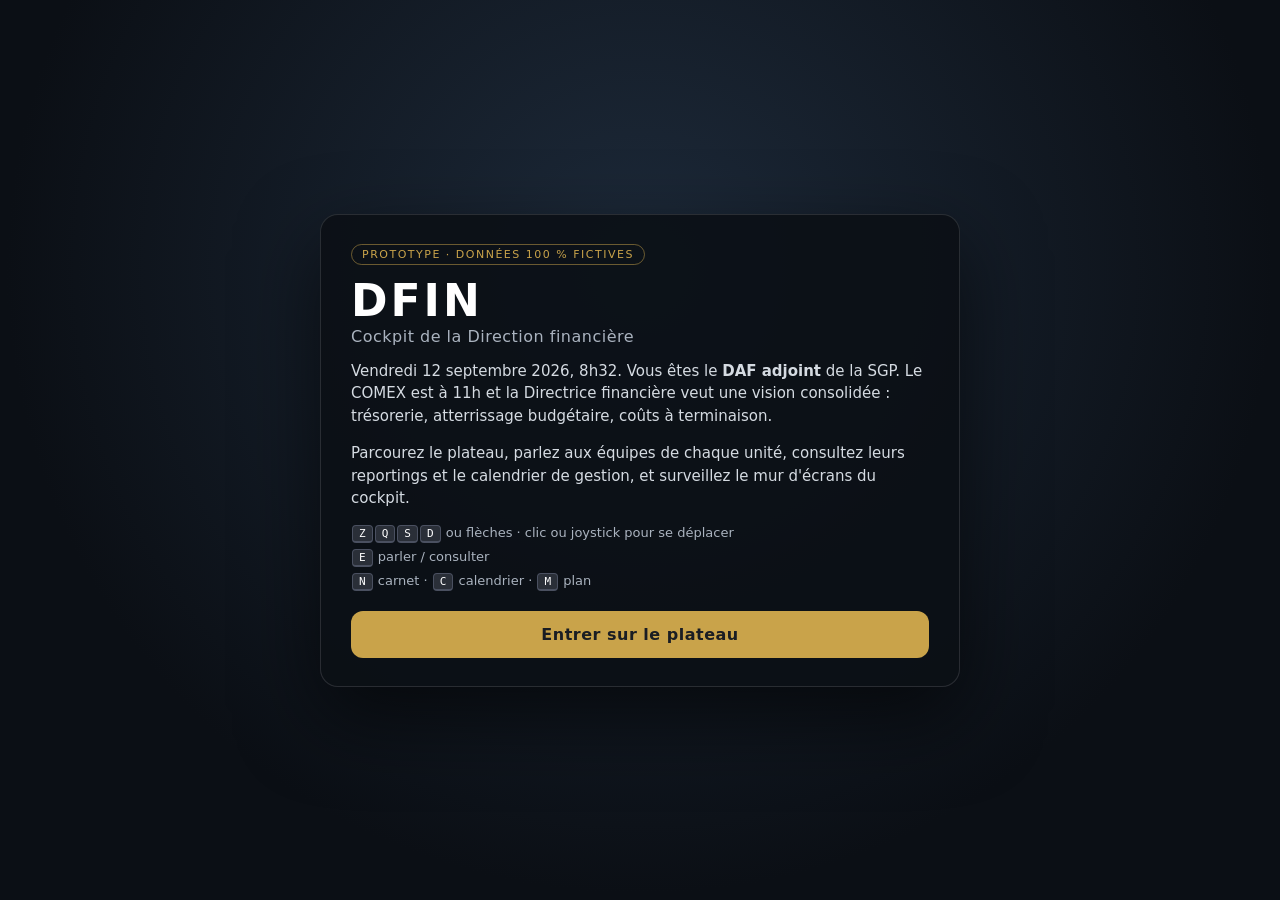
<file: dfin/index.html>
<!DOCTYPE html>
<html lang="fr">
<head>
  <meta charset="utf-8">
  <meta name="viewport" content="width=device-width, initial-scale=1, maximum-scale=1, user-scalable=no, viewport-fit=cover">
  <meta name="theme-color" content="#1a1d23">
  <title>DFIN — Cockpit de la Direction financière (SGP) · prototype 2D</title>
  <link rel="icon" href="data:image/svg+xml,%3Csvg xmlns='http://www.w3.org/2000/svg' viewBox='0 0 32 32'%3E%3Crect width='32' height='32' rx='6' fill='%230b1420'/%3E%3Crect x='5' y='7' width='22' height='14' rx='2' fill='%234fb3d9'/%3E%3Crect x='12' y='23' width='8' height='3' fill='%23c9a34a'/%3E%3C/svg%3E">
  <link rel="stylesheet" href="css/style.css">
</head>
<body>
  <canvas id="game"></canvas>

  <div id="hud">
    <div id="topbar">
      <div class="brand"><span class="logo">SGP</span><span class="sub">Direction financière · Plateau F</span></div>
      <div class="clockbox"><span class="date">ven. 12 sept. 2026</span><span id="clock">08:32</span></div>
      <div class="tb-btns">
        <button id="btn-notebook" title="Carnet (N)">📓</button>
        <button id="btn-calendar" title="Calendrier de gestion (C)">📅</button>
        <button id="btn-plan" title="Plan du plateau (M)">🗺️</button>
        <button id="btn-help" title="Aide (H)">❓</button>
        <button id="btn-sound" title="Son">🔊</button>
      </div>
    </div>
    <div id="tracker"></div>
    <canvas id="minimap" width="156" height="102"></canvas>
    <div id="prompt" class="hidden"></div>
    <div id="toasts"></div>
    <div id="touchpad" class="hidden">
      <div class="joy"><div class="joy-ring"></div><div class="joy-knob"></div></div>
      <button class="act" data-act="1">E</button>
    </div>
  </div>

  <div id="dialog" class="hidden">
    <canvas id="portrait" width="96" height="112"></canvas>
    <div class="dlg-main">
      <div class="dlg-head"><span id="dlg-name"></span><span id="dlg-unit" class="chip"></span><span id="dlg-mood" class="mood"></span></div>
      <div id="dlg-role"></div>
      <div id="dlg-text"></div>
      <div id="dlg-options"></div>
    </div>
  </div>

  <div id="panel" class="hidden">
    <div class="panel-inner">
      <div class="panel-head"><h2 id="panel-title"></h2><button id="btn-close-panel" title="Fermer (Échap)">✕</button></div>
      <div id="panel-body"></div>
    </div>
  </div>

  <div id="intro" class="hidden">
    <div class="intro-card">
      <div class="intro-tag">Prototype · données 100 % fictives</div>
      <h1>DFIN<span>Cockpit de la Direction financière</span></h1>
      <p>Vendredi 12 septembre 2026, 8h32. Vous êtes le <b>DAF adjoint</b> de la SGP. Le COMEX est à 11h et la Directrice financière veut une vision consolidée : trésorerie, atterrissage budgétaire, coûts à terminaison.</p>
      <p>Parcourez le plateau, parlez aux équipes de chaque unité, consultez leurs reportings et le calendrier de gestion, et surveillez le mur d'écrans du cockpit.</p>
      <div class="keys"><span><kbd>Z</kbd><kbd>Q</kbd><kbd>S</kbd><kbd>D</kbd> ou flèches · clic ou joystick pour se déplacer</span><span><kbd>E</kbd> parler / consulter</span><span><kbd>N</kbd> carnet · <kbd>C</kbd> calendrier · <kbd>M</kbd> plan</span></div>
      <button id="btn-start">Entrer sur le plateau</button>
    </div>
  </div>

  <script src="src/data.js"></script>
  <script src="src/map.js"></script>
  <script src="src/art.js"></script>
  <script src="src/world.js"></script>
  <script src="src/render.js"></script>
  <script src="src/audio.js"></script>
  <script src="src/ui.js"></script>
  <script src="src/main.js"></script>
</body>
</html>
</file>
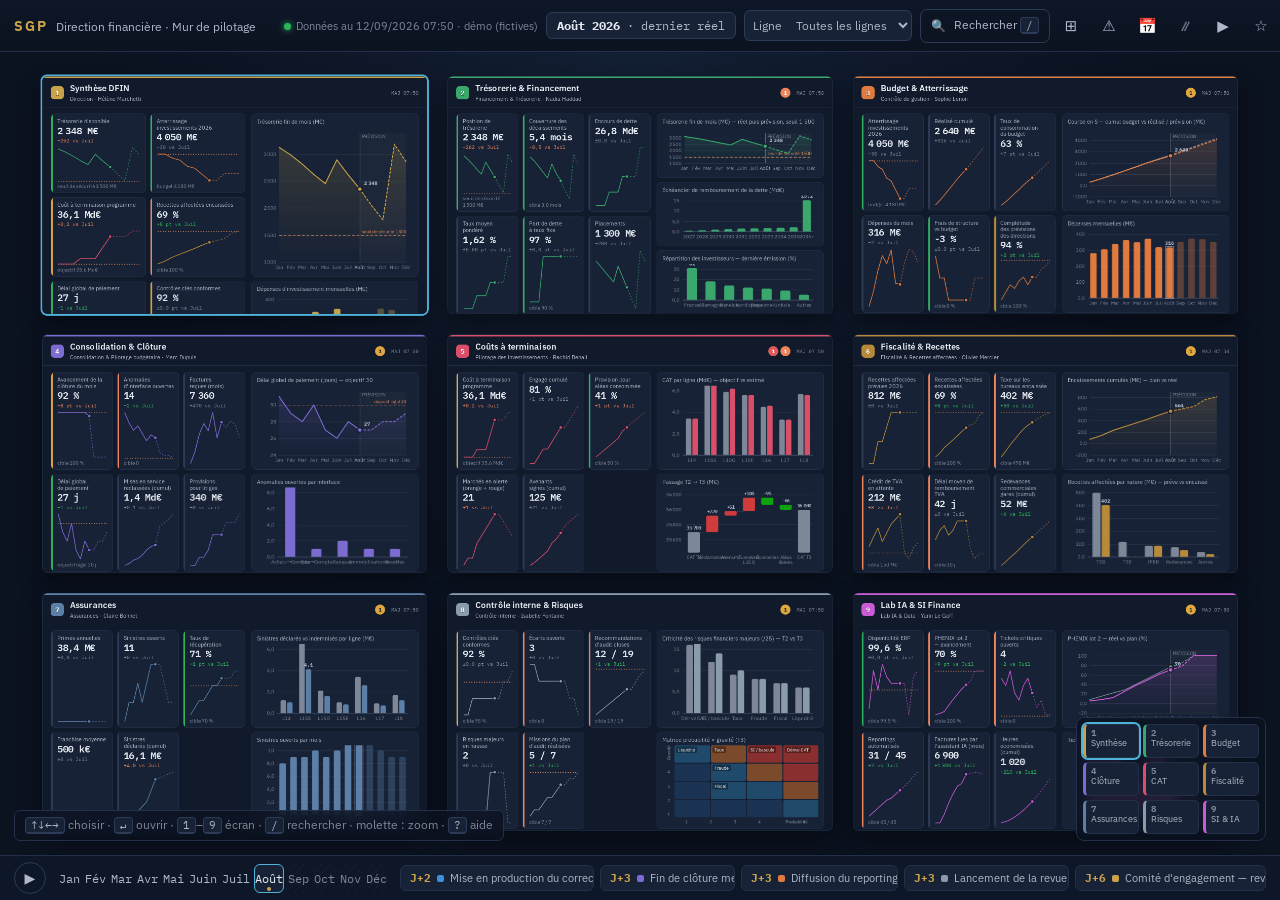
<file: dfin/wall/index.html>
<!DOCTYPE html>
<html lang="fr">
<head>
  <meta charset="utf-8">
  <meta name="viewport" content="width=device-width, initial-scale=1, viewport-fit=cover">
  <meta name="theme-color" content="#0b1220">
  <title>Mur de pilotage — Direction financière</title>
  <link rel="icon" href="data:image/svg+xml,%3Csvg xmlns='http://www.w3.org/2000/svg' viewBox='0 0 32 32'%3E%3Crect width='32' height='32' rx='6' fill='%230b1220'/%3E%3Crect x='4' y='6' width='11' height='8' rx='1.5' fill='%234fb3d9'/%3E%3Crect x='17' y='6' width='11' height='8' rx='1.5' fill='%233aa76d'/%3E%3Crect x='4' y='17' width='11' height='8' rx='1.5' fill='%23e07a3f'/%3E%3Crect x='17' y='17' width='11' height='8' rx='1.5' fill='%23c9a34a'/%3E%3C/svg%3E">
  <link rel="preconnect" href="https://fonts.googleapis.com">
  <link href="https://fonts.googleapis.com/css2?family=IBM+Plex+Sans:wght@400;500;600&family=IBM+Plex+Mono:wght@400;600&display=swap" rel="stylesheet">
  <link rel="stylesheet" href="wall.css">
</head>
<body data-view="wall">
  <header id="top">
    <div class="brand"><b>SGP</b><span>Direction financière · Mur de pilotage</span></div>
    <nav id="crumbs" aria-label="Fil d'Ariane"></nav>
    <div class="ctx">
      <span class="fresh"><i></i>Données au 12/09/2026 07:50 · démo (fictives)</span>
      <button id="asof-chip" type="button" title="Date de référence (afficher / masquer la ligne de temps)"></button>
      <label id="line-chip" title="Filtrer tout le mur par ligne (L)">Ligne <select id="line-sel" aria-label="Filtre par ligne"></select></label>
      <div class="tools">
        <button id="btn-search" type="button" title="Rechercher (/ ou Ctrl+K)">🔍 <span>Rechercher <kbd>/</kbd></span></button>
        <button id="btn-wall" type="button" title="Vue mur (W)">⊞</button>
        <button id="btn-alerts" type="button" title="Alertes (A)">⚠</button>
        <button id="btn-cal" type="button" title="Calendrier de gestion (C)">📅</button>
        <button id="btn-compare" type="button" title="Comparer deux écrans (X)">⫽</button>
        <button id="btn-present" type="button" title="Mode présentation COMEX (P)">▶</button>
        <button id="btn-save" type="button" title="Enregistrer la vue (B)">☆</button>
        <button id="btn-full" type="button" title="Plein écran (F)">⛶</button>
        <button id="btn-help" type="button" title="Aide clavier (?)">?</button>
      </div>
      <span id="clock"></span>
    </div>
  </header>

  <main id="viewport">
    <div id="stage"><div id="wall"></div></div>
    <div id="minimap" aria-label="Plan du mur"></div>
    <div id="hint"></div>
  </main>

  <aside id="inspector" class="hidden" aria-label="Détail de l'indicateur"></aside>

  <aside id="drawer" class="hidden">
    <div class="dr-head"><button type="button" class="tab" data-tab="alerts">Alertes</button><button type="button" class="tab" data-tab="calendar">Calendrier de gestion</button><button id="drawer-close" type="button" title="Fermer">✕</button></div>
    <div id="drawer-body"></div>
  </aside>

  <footer id="timeline">
    <button id="play" type="button" title="Rejouer l'année (Espace)">▶</button>
    <div id="months" role="tablist" aria-label="Date de référence"></div>
    <div id="upcoming" aria-label="Prochaines échéances"></div>
  </footer>

  <div id="palette" class="hidden">
    <div class="pal" role="dialog" aria-label="Recherche et commandes">
      <input id="pal-input" type="search" placeholder="Rechercher un indicateur, un écran, une alerte, une échéance, une ligne… ou une action" autocomplete="off">
      <ul id="pal-list"></ul>
      <div class="pal-foot"><span><kbd>↑↓</kbd> naviguer</span><span><kbd>↵</kbd> ouvrir</span><span><kbd>Échap</kbd> fermer</span></div>
    </div>
  </div>

  <div id="compare" class="hidden">
    <div class="cmp-head"><span>Comparer</span><select id="cmp-a"></select><span>avec</span><select id="cmp-b"></select><button id="cmp-close" type="button" title="Fermer (Échap)">✕</button></div>
    <div class="panes"><div class="pane" id="pane-a"></div><div class="pane" id="pane-b"></div></div>
  </div>

  <div id="present" class="hidden">
    <div class="pr-row"><button id="pr-prev" type="button" title="Précédent">‹</button><div id="pr-note"></div><button id="pr-next" type="button" title="Suivant">›</button><button id="pr-stop" type="button" title="Quitter (Échap)">✕</button></div>
    <div class="pr-track"><div id="pr-bar"></div></div>
  </div>

  <div id="help" class="hidden">
    <div class="help-card">
      <h2>Navigation du mur</h2>
      <p>Trois niveaux : le <b>mur</b> (neuf écrans), un <b>écran</b> (une unité), un <b>indicateur</b> (détail, ventilation par ligne, lecture, alertes, échéances). La date de référence et le filtre par ligne s'appliquent à tout le mur et sont conservés dans le lien.</p>
      <div class="help-grid">
        <div><span>Rechercher / commandes</span><span><kbd>/</kbd> <kbd>Ctrl</kbd>+<kbd>K</kbd></span></div><div><span>Vue mur</span><span><kbd>W</kbd> <kbd>0</kbd> <kbd>Échap</kbd></span></div>
        <div><span>Ouvrir l'écran n</span><span><kbd>1</kbd>–<kbd>9</kbd></span></div><div><span>Choisir / ouvrir</span><span><kbd>↑↓←→</kbd> <kbd>↵</kbd></span></div>
        <div><span>Écran précédent / suivant</span><span><kbd>⇧←</kbd> <kbd>⇧→</kbd></span></div><div><span>Indicateur précédent / suivant</span><span><kbd>←</kbd> <kbd>→</kbd></span></div>
        <div><span>Mois précédent / suivant</span><span><kbd>,</kbd> <kbd>.</kbd></span></div><div><span>Rejouer l'année</span><span><kbd>Espace</kbd></span></div>
        <div><span>Filtre ligne (cycle)</span><span><kbd>L</kbd></span></div><div><span>Alertes · Calendrier</span><span><kbd>A</kbd> <kbd>C</kbd></span></div>
        <div><span>Présentation COMEX · Rotation</span><span><kbd>P</kbd> <kbd>R</kbd></span></div><div><span>Comparer deux écrans</span><span><kbd>X</kbd></span></div>
        <div><span>Enregistrer la vue</span><span><kbd>B</kbd></span></div><div><span>Plein écran</span><span><kbd>F</kbd></span></div>
        <div><span>Zoom libre</span><span>molette · pincer · glisser</span></div><div><span>Réinitialiser le zoom</span><span>double-clic · <kbd>Échap</kbd></span></div>
      </div>
      <button id="help-close" type="button">Fermer</button>
    </div>
  </div>

  <div id="toast" role="status"></div>

  <script src="data.js"></script>
  <script src="charts.js"></script>
  <script src="app.js"></script>
</body>
</html>
</file>
<file: dfin/css/style.css>
:root { --bg: #1a1d23; --panel: #f4f1ea; --ink: #1f232b; --muted: #6b7280; --gold: #c9a34a; --blue: #4fb3d9; --ok: #3aa76d; --warn: #e0a63f; --bad: #d94f6a; --accent: #4fb3d9; }
* { box-sizing: border-box; }
html, body { margin: 0; height: 100%; background: var(--bg); color: #f2f5f8; font-family: "Segoe UI", system-ui, -apple-system, Roboto, sans-serif; overflow: hidden; overscroll-behavior: none; }
body, #hud, #dialog, #game, #touchpad, #intro { -webkit-user-select: none; user-select: none; -webkit-touch-callout: none; -webkit-tap-highlight-color: transparent; }
#panel-body, #dlg-text { -webkit-user-select: text; user-select: text; }
#game { position: fixed; inset: 0; width: 100vw; height: 100vh; display: block; image-rendering: pixelated; touch-action: none; cursor: crosshair; }
.hidden { display: none !important; }
button { font: inherit; cursor: pointer; }
kbd { display: inline-block; padding: 1px 6px; border-radius: 4px; background: #2a2f38; color: #fff; border: 1px solid #4a5060; border-bottom-width: 2px; font-size: .85em; margin: 0 1px; }
.chip { display: inline-block; padding: 2px 8px; border-radius: 999px; font-size: 11px; font-weight: 700; color: #fff; letter-spacing: .3px; text-shadow: 0 1px 0 rgba(0,0,0,.3); vertical-align: middle; }
.muted { color: var(--muted); } .small { font-size: 12px; }

/* ---------- HUD ---------- */
#hud { position: fixed; inset: 0; pointer-events: none; }
#hud button { pointer-events: auto; }
#topbar { position: absolute; top: 0; left: 0; right: 0; height: 48px; display: flex; align-items: center; gap: 16px; padding: 0 12px; background: linear-gradient(180deg, rgba(10,14,20,.92), rgba(10,14,20,.6)); border-bottom: 1px solid rgba(255,255,255,.08); }
.brand { display: flex; align-items: baseline; gap: 10px; }
.logo { font-weight: 900; letter-spacing: 2px; color: var(--gold); font-size: 18px; }
.sub { font-size: 12px; color: #aab3bf; }
.clockbox { margin-left: auto; display: flex; align-items: baseline; gap: 10px; font-variant-numeric: tabular-nums; }
.clockbox .date { font-size: 12px; color: #aab3bf; }
#clock { font-family: "Courier New", monospace; font-weight: 700; font-size: 22px; color: #fff; }
.tb-btns { display: flex; gap: 6px; }
.tb-btns button { width: 34px; height: 34px; border-radius: 8px; border: 1px solid rgba(255,255,255,.15); background: rgba(255,255,255,.06); color: #fff; font-size: 16px; }
.tb-btns button:hover { background: rgba(255,255,255,.14); }
#tracker { position: absolute; top: 58px; left: 12px; width: 280px; background: rgba(10,14,20,.78); border: 1px solid rgba(255,255,255,.1); border-left: 3px solid var(--gold); border-radius: 8px; padding: 8px 10px; font-size: 12px; backdrop-filter: blur(4px); }
.tr-title { font-weight: 700; color: var(--gold); font-size: 13px; margin-bottom: 4px; }
.tr-dl { float: right; font-weight: 400; color: #aab3bf; }
.tr-sub { color: #d5dbe2; }
.tr-item { color: #d5dbe2; padding: 1px 0; } .tr-item.done { color: #6fd07a; text-decoration: line-through; opacity: .8; } .tr-item.ret { color: var(--blue); font-weight: 700; }
.tr-who { color: #8a93a0; }
#minimap { position: absolute; top: 58px; right: 12px; width: 156px; height: 102px; border: 1px solid rgba(255,255,255,.15); border-radius: 6px; background: #262a32; image-rendering: pixelated; }
#prompt { position: absolute; left: 50%; bottom: 96px; transform: translateX(-50%); background: rgba(10,14,20,.85); color: #ffe9a8; border: 1px solid rgba(255,233,168,.35); padding: 8px 16px; border-radius: 999px; font-size: 14px; font-weight: 600; white-space: nowrap; animation: pop .15s ease-out; }
@keyframes pop { from { transform: translateX(-50%) scale(.9); opacity: 0; } }
#toasts { position: absolute; right: 12px; top: 172px; width: 320px; display: flex; flex-direction: column; gap: 8px; }
.toast { background: rgba(10,14,20,.9); border: 1px solid rgba(255,255,255,.12); border-left: 4px solid var(--blue); color: #e8ecf0; padding: 10px 12px; border-radius: 8px; font-size: 13px; line-height: 1.35; opacity: 0; transform: translateX(20px); transition: all .35s ease; }
.toast.show { opacity: 1; transform: none; }
.toast.gold { border-left-color: var(--gold); } .toast.ok { border-left-color: var(--ok); } .toast.bad { border-left-color: var(--bad); }
#touchpad { position: absolute; left: 0; right: 0; bottom: 0; height: 190px; display: flex; justify-content: space-between; align-items: flex-end; padding: 12px 22px calc(18px + env(safe-area-inset-bottom)); touch-action: none; }
.joy { pointer-events: auto; position: relative; width: 120px; height: 120px; border-radius: 50%; background: rgba(10,14,20,.45); border: 1px solid rgba(255,255,255,.22); touch-action: none; backdrop-filter: blur(3px); }
.joy.on { background: rgba(10,14,20,.6); border-color: rgba(255,233,168,.6); }
.joy-ring { position: absolute; inset: 22px; border-radius: 50%; border: 1px dashed rgba(255,255,255,.25); }
.joy-knob { position: absolute; left: 50%; top: 50%; width: 52px; height: 52px; margin: -26px 0 0 -26px; border-radius: 50%; background: radial-gradient(circle at 35% 30%, #ffe9a8, #c9a34a 70%); box-shadow: 0 4px 12px rgba(0,0,0,.5); will-change: transform; }
#touchpad .act { pointer-events: auto; width: 78px; height: 78px; border-radius: 50%; border: 1px solid rgba(255,255,255,.25); background: rgba(201,163,74,.88); color: #1a1d23; font-weight: 900; font-size: 26px; touch-action: none; box-shadow: 0 6px 16px rgba(0,0,0,.45); }
#touchpad .act:active { transform: scale(.94); }
.amb { color: #7a5a3a; margin-top: 4px; }

/* ---------- Dialogue ---------- */
#dialog { position: fixed; left: 50%; bottom: 18px; transform: translateX(-50%); width: min(860px, calc(100vw - 24px)); display: flex; gap: 14px; background: rgba(12,16,22,.94); border: 1px solid rgba(255,255,255,.14); border-radius: 14px; padding: 14px; box-shadow: 0 20px 60px rgba(0,0,0,.5); animation: rise .2s ease-out; z-index: 20; }
@keyframes rise { from { transform: translateX(-50%) translateY(20px); opacity: 0; } }
#portrait { width: 96px; height: 112px; border-radius: 10px; border: 2px solid rgba(255,255,255,.15); flex: none; image-rendering: auto; }
.dlg-main { flex: 1; min-width: 0; }
.dlg-head { display: flex; align-items: center; gap: 10px; flex-wrap: wrap; }
#dlg-name { font-weight: 800; font-size: 17px; }
.mood { font-size: 11px; color: #8a93a0; font-style: italic; }
#dlg-role { font-size: 12px; color: #aab3bf; margin: 2px 0 8px; }
#dlg-text { font-size: 15px; line-height: 1.45; min-height: 44px; color: #eef2f6; cursor: pointer; }
#dlg-options { display: flex; flex-wrap: wrap; gap: 6px; margin-top: 10px; }
.opt { background: rgba(255,255,255,.07); border: 1px solid rgba(255,255,255,.14); color: #fff; padding: 6px 10px 6px 6px; border-radius: 8px; font-size: 13px; display: inline-flex; align-items: center; gap: 8px; }
.opt:hover { background: rgba(255,255,255,.16); }
.opt .k { display: inline-grid; place-items: center; width: 20px; height: 20px; border-radius: 5px; background: rgba(255,255,255,.12); font-size: 11px; font-weight: 700; }
.opt.mission { border-color: var(--gold); color: #ffe9a8; } .opt.mission .k { background: var(--gold); color: #1a1d23; }
.opt.bye { opacity: .7; }

/* ---------- Panneau ---------- */
#panel { position: fixed; inset: 0; background: rgba(6,8,12,.62); display: flex; align-items: center; justify-content: center; padding: 16px; z-index: 30; backdrop-filter: blur(3px); }
.panel-inner { width: min(1040px, 100%); max-height: calc(100vh - 32px); background: var(--panel); color: var(--ink); border-radius: 14px; display: flex; flex-direction: column; overflow: hidden; box-shadow: 0 30px 80px rgba(0,0,0,.6); border-top: 6px solid var(--accent); animation: rise2 .2s ease-out; }
@keyframes rise2 { from { transform: translateY(16px); opacity: 0; } }
.panel-head { display: flex; align-items: center; justify-content: space-between; padding: 14px 20px; border-bottom: 1px solid #e2ddd2; }
.panel-head h2 { margin: 0; font-size: 18px; display: flex; align-items: center; gap: 10px; }
#btn-close-panel { width: 34px; height: 34px; border-radius: 8px; border: 1px solid #d5cfc2; background: #fff; color: #333; }
#panel-body { overflow: auto; padding: 16px 20px 24px; font-size: 14px; line-height: 1.45; }
#panel-body h3 { margin: 22px 0 8px; font-size: 13px; text-transform: uppercase; letter-spacing: 1px; color: #6b7280; }
.lead { margin: 0 0 12px; color: #374151; }
.kpis { display: grid; grid-template-columns: repeat(auto-fit, minmax(160px, 1fr)); gap: 10px; }
.kpi { background: #fff; border: 1px solid #e2ddd2; border-radius: 10px; padding: 10px 12px; border-left: 4px solid #9aa7b5; }
.kpi.ok { border-left-color: var(--ok); } .kpi.warn { border-left-color: var(--warn); } .kpi.bad { border-left-color: var(--bad); }
.kl { font-size: 11px; text-transform: uppercase; letter-spacing: .5px; color: #6b7280; } .kv { font-size: 22px; font-weight: 800; margin-top: 2px; font-variant-numeric: tabular-nums; } .ks { font-size: 12px; color: #6b7280; }
.chart-wrap { background: #fff; border: 1px solid #e2ddd2; border-radius: 10px; padding: 12px; margin-top: 14px; }
.chart-title { font-size: 12px; font-weight: 700; color: #374151; margin-bottom: 6px; }
canvas.chart { width: 100%; height: auto; display: block; }
.legend { display: flex; gap: 14px; flex-wrap: wrap; font-size: 12px; color: #4b5563; margin-top: 8px; }
.legend i { display: inline-block; width: 12px; height: 12px; border-radius: 3px; margin-right: 5px; vertical-align: -2px; }
.two { display: grid; grid-template-columns: 1fr 1fr; gap: 12px; } @media (max-width: 760px) { .two { grid-template-columns: 1fr; } }
.comments { margin: 0; padding-left: 18px; } .comments li { margin: 4px 0; }
.alerts { list-style: none; margin: 0; padding: 0; } .alerts li { padding: 6px 0; border-bottom: 1px dashed #e2ddd2; display: flex; gap: 8px; align-items: baseline; }
.alerts .dot { width: 10px; height: 10px; border-radius: 50%; background: #9aa7b5; flex: none; }
.alerts .bad .dot { background: var(--bad); } .alerts .warn .dot { background: var(--warn); } .alerts .ok .dot { background: var(--ok); } .alerts .info .dot { background: var(--blue); }
.people { display: grid; grid-template-columns: repeat(auto-fill, minmax(230px, 1fr)); gap: 10px; }
.person { display: flex; gap: 10px; align-items: center; background: #fff; border: 1px solid #e2ddd2; border-radius: 10px; padding: 8px; }
.person canvas { width: 56px; height: 56px; border-radius: 8px; flex: none; }
.mini { border: 1px solid #d5cfc2; background: #fff; color: #333; border-radius: 6px; padding: 3px 8px; font-size: 12px; }
.mini:hover { background: #f0ece3; }
/* calendrier */
.filters { display: flex; flex-wrap: wrap; gap: 6px; margin-bottom: 10px; }
.filters .f { --c: #6b7280; border: 1px solid #d5cfc2; background: #fff; color: #333; border-radius: 999px; padding: 4px 12px; font-size: 12px; font-weight: 600; }
.filters .f.on { background: var(--c); color: #fff; border-color: var(--c); }
.legend.cal { margin: 0 0 12px; }
.months { display: grid; grid-template-columns: repeat(auto-fit, minmax(200px, 1fr)); gap: 12px; margin-bottom: 8px; }
.month { background: #fff; border: 1px solid #e2ddd2; border-radius: 10px; padding: 10px; }
.month h4 { margin: 0 0 8px; text-transform: capitalize; font-size: 13px; }
.month .grid { display: grid; grid-template-columns: repeat(7, 1fr); gap: 2px; }
.month s, .month b, .month i { display: block; text-align: center; font-size: 11px; height: 26px; line-height: 14px; }
.month s { text-decoration: none; color: #9ca3af; font-size: 10px; height: 14px; }
.month b { font-weight: 500; border-radius: 4px; position: relative; padding-top: 2px; }
.month b.wk { color: #b5bcc6; } .month b.today { background: var(--gold); color: #fff; font-weight: 800; }
.month b em { display: flex; justify-content: center; gap: 1px; } .month b u { display: block; width: 5px; height: 5px; border-radius: 50%; }
.ev { display: flex; gap: 12px; align-items: center; background: #fff; border: 1px solid #e2ddd2; border-radius: 10px; padding: 8px 10px; margin-bottom: 6px; }
.ev.soon { border-color: var(--gold); box-shadow: inset 4px 0 0 var(--gold); }
.ev-date { width: 44px; text-align: center; flex: none; } .ev-date b { display: block; font-size: 20px; line-height: 1; } .ev-date span { font-size: 11px; color: #6b7280; }
.ev-body { flex: 1; min-width: 0; } .ev-n { font-weight: 600; } .ev-meta { display: flex; gap: 6px; align-items: center; margin-top: 3px; flex-wrap: wrap; }
.jj { font-size: 11px; color: #6b7280; font-family: "Courier New", monospace; }
/* cockpit */
.ticker { overflow: hidden; white-space: nowrap; background: #0b1420; color: var(--gold); font-family: "Courier New", monospace; font-weight: 700; padding: 6px 0; border-radius: 6px; margin-bottom: 12px; }
.ticker span { display: inline-block; padding-left: 100%; animation: tick 40s linear infinite; }
@keyframes tick { to { transform: translateX(-100%); } }
.cockpit-head { display: grid; grid-template-columns: repeat(3, 1fr); gap: 10px; margin-bottom: 12px; }
.cockpit-head > div { background: #0b1420; color: #fff; border-radius: 10px; padding: 10px 14px; }
.cockpit-head .big { font-family: "Courier New", monospace; font-size: 26px; font-weight: 700; } .big.gold { color: var(--gold); } .big.ok { color: #6fd07a; }
.ucards { display: grid; grid-template-columns: repeat(auto-fill, minmax(280px, 1fr)); gap: 10px; }
.ucard { text-align: left; background: #fff; border: 1px solid #e2ddd2; border-left: 5px solid var(--c); border-radius: 10px; padding: 10px 12px; color: var(--ink); }
.ucard:hover { background: #fbfaf6; box-shadow: 0 4px 14px rgba(0,0,0,.08); }
.uc-h { font-weight: 700; display: flex; gap: 8px; align-items: center; margin-bottom: 6px; }
.uc-k { display: grid; grid-template-columns: 1fr 1fr; gap: 8px; } .uc-k span { display: block; font-size: 10px; text-transform: uppercase; color: #6b7280; } .uc-k b { font-size: 16px; }
.uc-a { margin-top: 6px; font-size: 12px; display: flex; gap: 8px; } .uc-a .bad { color: var(--bad); } .uc-a .warn { color: var(--warn); } .uc-a .ok { color: var(--ok); }
/* carnet */
.stats { display: grid; grid-template-columns: repeat(auto-fit, minmax(140px, 1fr)); gap: 10px; }
.stats > div { background: #fff; border: 1px solid #e2ddd2; border-radius: 10px; padding: 10px; text-align: center; } .stats b { display: block; font-size: 26px; } .stats span { font-size: 12px; color: #6b7280; }
.mis { background: #fff; border: 1px solid #e2ddd2; border-radius: 10px; padding: 10px 12px; margin-bottom: 8px; } .mis .chip { background: #9aa7b5; margin-left: 6px; }
.mis.active { border-color: var(--gold); } .mis.active .chip { background: var(--gold); } .mis.done .chip { background: var(--ok); } .mis.locked { opacity: .6; }
.mis ul { margin: 6px 0 0; padding-left: 18px; } .reward { margin-top: 6px; color: #7a5a10; font-weight: 700; }
.facts { list-style: none; padding: 0; margin: 0; } .facts li { padding: 6px 0; border-bottom: 1px dashed #e2ddd2; } .facts .time { font-family: "Courier New", monospace; color: #6b7280; margin-right: 6px; }
/* plan */
.units { display: grid; grid-template-columns: repeat(auto-fill, minmax(280px, 1fr)); gap: 10px; }
.unit { background: #fff; border: 1px solid #e2ddd2; border-left: 5px solid var(--c); border-radius: 10px; padding: 10px 12px; }
.u-h { display: flex; gap: 8px; align-items: center; margin-bottom: 4px; } .u-p { font-size: 12px; margin: 6px 0; color: #374151; }
.help ul { padding-left: 18px; } .help li { margin: 4px 0; }

/* ---------- Intro ---------- */
#intro { position: fixed; inset: 0; z-index: 50; display: flex; align-items: center; justify-content: center; background: radial-gradient(ellipse at 50% 30%, #1d2a3a, #0b0f15 70%); padding: 16px; }
.intro-card { width: min(640px, 100%); background: rgba(12,16,22,.9); border: 1px solid rgba(255,255,255,.12); border-radius: 18px; padding: 28px 30px; box-shadow: 0 30px 80px rgba(0,0,0,.6); }
.intro-tag { display: inline-block; font-size: 11px; letter-spacing: 1.5px; text-transform: uppercase; color: var(--gold); border: 1px solid rgba(201,163,74,.5); border-radius: 999px; padding: 3px 10px; }
.intro-card h1 { margin: 14px 0 6px; font-size: 44px; letter-spacing: 3px; color: #fff; line-height: 1; }
.intro-card h1 span { display: block; font-size: 16px; letter-spacing: .5px; color: #aab3bf; font-weight: 500; margin-top: 6px; }
.intro-card p { color: #d5dbe2; font-size: 15px; line-height: 1.5; }
.keys { display: flex; flex-direction: column; gap: 6px; font-size: 13px; color: #aab3bf; margin: 14px 0 20px; }
#btn-start { width: 100%; padding: 14px; border-radius: 12px; border: 0; background: var(--gold); color: #1a1d23; font-weight: 800; font-size: 16px; letter-spacing: .5px; }
#btn-start:hover { filter: brightness(1.08); }

@media (max-width: 700px) {
  #tracker { width: 200px; font-size: 11px; } .sub { display: none; } .clockbox .date { display: none; }
  #dialog { flex-direction: row; padding: 10px; gap: 10px; bottom: 8px; } #portrait { width: 64px; height: 76px; } #dlg-text { font-size: 14px; }
  #toasts { width: 220px; top: 172px; } #minimap { width: 104px; height: 68px; }
}
</file>
<file: dfin/wall/wall.css>
:root {
  --bg: #0b1220; --surface: #111a2b; --surface2: #172236; --line: #223049; --line2: #2c3b57;
  --text: #e6ebf2; --text2: #aeb8c8; --muted: #7d8797; --accent: #4fb3d9; --gold: #c9a34a;
  --good: #2fb35a; --warning: #e0a63f; --serious: #ec835a; --critical: #e05a5a;
  --sans: "IBM Plex Sans", "Segoe UI", system-ui, -apple-system, sans-serif; --mono: "IBM Plex Mono", ui-monospace, "SF Mono", Menlo, Consolas, monospace;
}
* { box-sizing: border-box; }
html, body { margin: 0; height: 100%; }
body { background: var(--bg); color: var(--text); font-family: var(--sans); font-size: 14px; overflow: hidden; display: grid; grid-template-rows: 52px 1fr auto; grid-template-columns: minmax(0, 1fr); -webkit-tap-highlight-color: transparent; }
body:not(.mobile) { user-select: none; -webkit-user-select: none; }
button { font: inherit; color: inherit; cursor: pointer; background: none; border: 0; }
button:focus-visible, a:focus-visible, select:focus-visible, input:focus-visible { outline: 2px solid var(--accent); outline-offset: 2px; }
.hidden { display: none !important; }
kbd { display: inline-block; padding: 0 5px; border-radius: 4px; background: var(--surface2); border: 1px solid var(--line2); border-bottom-width: 2px; font-family: var(--mono); font-size: 11px; color: var(--text2); }
.chip { display: inline-block; padding: 1px 7px; border-radius: 999px; font-size: 10.5px; font-weight: 600; letter-spacing: .3px; color: #fff; text-shadow: 0 1px 0 rgba(0,0,0,.35); vertical-align: middle; }
.tiny { font-size: 11px; color: var(--muted); }

/* ---------- En-tête ---------- */
#top { display: flex; align-items: center; gap: 14px; padding: 0 14px; min-width: 0; overflow: hidden; background: linear-gradient(180deg, #0e1727, #0b1220); border-bottom: 1px solid var(--line); z-index: 20; }
.brand { display: flex; align-items: baseline; gap: 8px; white-space: nowrap; }
.brand b { color: var(--gold); letter-spacing: 2px; font-weight: 700; }
.brand span { color: var(--text2); font-size: 12px; }
#crumbs { display: flex; align-items: center; gap: 6px; font-size: 13px; min-width: 0; overflow: hidden; white-space: nowrap; }
#crumbs a { color: var(--text2); text-decoration: none; display: inline-flex; align-items: center; gap: 6px; padding: 4px 8px; border-radius: 6px; }
#crumbs a:hover { background: var(--surface2); color: var(--text); }
#crumbs a i { width: 8px; height: 8px; border-radius: 2px; display: inline-block; }
#crumbs em { color: var(--muted); font-style: normal; } #crumbs span { color: var(--text); font-weight: 600; padding: 4px 8px; }
.ctx { margin-left: auto; display: flex; align-items: center; gap: 8px; }
#asof-chip { white-space: nowrap; padding: 5px 10px; border-radius: 6px; background: var(--surface2); border: 1px solid var(--line2); font-family: var(--mono); font-size: 12px; color: var(--text2); }
#asof-chip b { color: var(--text); }
#line-chip { display: flex; align-items: center; gap: 6px; padding: 0 0 0 8px; border-radius: 6px; background: var(--surface2); border: 1px solid var(--line2); font-size: 12px; color: var(--text2); }
#line-chip.on { border-color: var(--accent); color: var(--text); }
#line-sel { background: transparent; color: inherit; border: 0; padding: 6px 8px 6px 4px; font: inherit; font-size: 12px; max-width: 160px; }
#line-sel option { background: var(--surface); color: var(--text); }
.tools { display: flex; gap: 4px; }
.tools button { width: 34px; height: 34px; border-radius: 7px; border: 1px solid transparent; color: var(--text2); font-size: 15px; display: grid; place-items: center; }
.tools button:hover { background: var(--surface2); border-color: var(--line2); color: var(--text); }
#btn-search { width: auto; padding: 0 10px; gap: 8px; font-size: 12px; border-color: var(--line2); white-space: nowrap; display: inline-flex; align-items: center; }
#clock { font-family: var(--mono); font-size: 13px; color: var(--text2); padding-left: 6px; }
.fresh { font-size: 11px; color: var(--muted); white-space: nowrap; }
.fresh i { display: inline-block; width: 7px; height: 7px; border-radius: 50%; background: var(--good); margin-right: 5px; box-shadow: 0 0 6px var(--good); }

/* ---------- Scène zoomable ---------- */
#viewport { position: relative; min-width: 0; overflow: hidden; background: radial-gradient(ellipse at 50% 0%, #131f34 0%, var(--bg) 60%); touch-action: none; cursor: grab; }
#viewport:active { cursor: grabbing; }
#stage { position: absolute; left: 0; top: 0; transform-origin: 0 0; transition: transform .55s cubic-bezier(.2,.8,.2,1); will-change: transform; }
#wall { position: relative; }
.screen { position: absolute; width: 760px; height: 470px; background: var(--surface); border: 1px solid var(--line); border-radius: 10px; box-shadow: 0 18px 50px rgba(0,0,0,.45), inset 0 1px 0 rgba(255,255,255,.04); display: flex; flex-direction: column; overflow: hidden; transition: box-shadow .3s, opacity .4s, transform .3s; cursor: pointer; }
.screen::before { content: ""; position: absolute; left: 0; top: 0; right: 0; height: 3px; background: var(--c); }
.screen.dim { opacity: .35; }
.screen.active { cursor: default; box-shadow: 0 0 0 1px var(--c), 0 24px 60px rgba(0,0,0,.55); }
.screen.focus { box-shadow: 0 0 0 3px var(--accent), 0 18px 50px rgba(0,0,0,.45); }
body[data-view="wall"] .screen:hover { transform: translateY(-3px); box-shadow: 0 0 0 1px var(--c), 0 24px 60px rgba(0,0,0,.55); }
.sc-head { display: flex; align-items: center; gap: 12px; padding: 12px 16px 8px; border-bottom: 1px solid var(--line); }
.sc-num { width: 26px; height: 26px; border-radius: 7px; background: var(--c); color: #fff; display: grid; place-items: center; font-family: var(--mono); font-weight: 700; font-size: 13px; text-shadow: 0 1px 0 rgba(0,0,0,.35); }
.sc-titles h2 { margin: 0; font-size: 17px; font-weight: 600; letter-spacing: .1px; }
.sc-meta { font-size: 11px; color: var(--text2); }
.sc-alerts { margin-left: auto; display: flex; gap: 4px; }
.sc-alerts .dot { width: 20px; height: 20px; border-radius: 50%; display: grid; place-items: center; font-style: normal; font-size: 10px; font-weight: 700; color: #fff; }
.dot.critical { background: var(--critical); } .dot.serious { background: var(--serious); } .dot.warning { background: var(--warning); color: #1a1d23; }
.sc-fresh { font-family: var(--mono); font-size: 10px; color: var(--muted); }
.sc-body { display: grid; grid-template-columns: 1fr 330px; gap: 12px; padding: 12px 16px 14px; flex: 1; min-height: 0; }
.kpis { display: grid; grid-template-columns: repeat(3, 1fr); grid-auto-rows: 1fr; gap: 8px; }
.kpis.four { grid-template-columns: repeat(2, 1fr); }
.kpi { position: relative; display: grid; grid-template-rows: auto auto auto 1fr auto; align-content: start; gap: 2px; text-align: left; padding: 8px 9px 6px 12px; border-radius: 8px; background: var(--surface2); border: 1px solid var(--line); overflow: hidden; transition: border-color .2s, background .2s; min-height: 0; }
.kpi::before { content: ""; position: absolute; left: 0; top: 0; bottom: 0; width: 3px; background: var(--line2); }
.kpi[data-status="good"]::before { background: var(--good); } .kpi[data-status="warning"]::before { background: var(--warning); } .kpi[data-status="serious"]::before { background: var(--serious); }
.kpi:hover { border-color: var(--line2); background: #1b2740; }
.kpi.selected, .kpi.focus { border-color: var(--c); box-shadow: 0 0 0 1px var(--c); }
.kpi.pulse { animation: pulse 1.6s ease-out 1; }
@keyframes pulse { 0% { box-shadow: 0 0 0 0 var(--c); } 100% { box-shadow: 0 0 0 14px rgba(0,0,0,0); } }
.k-label { font-size: 10.5px; color: var(--text2); line-height: 1.2; text-wrap: balance; }
.k-value { font-family: var(--mono); font-size: 19px; font-weight: 600; letter-spacing: -.3px; line-height: 1.15; }
.k-delta { font-size: 10px; font-family: var(--mono); color: var(--muted); }
.k-delta[data-tone="up-good"] { color: var(--good); } .k-delta[data-tone="up-bad"] { color: var(--serious); }
.kpi .spark { width: 100%; height: 100%; min-height: 22px; display: block; align-self: stretch; }
.k-target { font-size: 9.5px; color: var(--muted); }
.kpi.na .k-value { color: var(--muted); font-size: 14px; }
.kpi.forecast .k-value { font-style: italic; }
.charts { display: grid; grid-auto-rows: minmax(0, 1fr); gap: 8px; min-height: 0; }
.charts figure { margin: 0; background: var(--surface2); border: 1px solid var(--line); border-radius: 8px; padding: 8px 10px 6px; display: flex; flex-direction: column; min-height: 0; }
.charts figcaption { font-size: 10.5px; color: var(--text2); margin-bottom: 4px; text-wrap: balance; }
.charts canvas { width: 100%; flex: 1; min-height: 0; display: block; height: 100%; }
.matrix { display: grid; grid-template-columns: 24px 1fr; grid-template-rows: 1fr 16px; flex: 1; min-height: 0; font-size: 9px; }
.mgrid { display: grid; grid-template-columns: repeat(4, 1fr); grid-template-rows: repeat(4, 1fr); gap: 2px; }
.mcell { border-radius: 3px; padding: 2px 3px; display: flex; flex-wrap: wrap; gap: 2px; align-content: flex-start; overflow: hidden; }
.mcell.l1 { background: #1a3352; } .mcell.l2 { background: #1f4a6b; } .mcell.l3 { background: #7a4a2a; } .mcell.l4 { background: #8a2f2f; }
.mcell span { background: rgba(0,0,0,.35); color: #fff; padding: 1px 4px; border-radius: 3px; white-space: nowrap; font-size: 8.5px; }
.maxis-y { display: flex; flex-direction: column; justify-content: space-between; align-items: center; color: var(--muted); }
.maxis-y b { writing-mode: vertical-rl; transform: rotate(180deg); font-weight: 500; }
.maxis-x { grid-column: 2; display: flex; justify-content: space-around; align-items: center; color: var(--muted); } .maxis-x b { font-weight: 500; margin-left: 6px; }
.maxis-y i, .maxis-x i { font-style: normal; }

/* ---------- Minimap, indices ---------- */
#minimap { position: absolute; right: 14px; bottom: 14px; display: grid; grid-template-columns: repeat(3, 56px); gap: 4px; padding: 6px; background: rgba(11,18,32,.8); border: 1px solid var(--line); border-radius: 8px; backdrop-filter: blur(6px); }
#minimap button { height: 34px; border-radius: 5px; background: var(--surface2); border: 1px solid var(--line); display: flex; flex-direction: column; align-items: flex-start; padding: 3px 5px; font-size: 9px; color: var(--text2); line-height: 1.1; border-left: 3px solid var(--c); }
#minimap button b { font-family: var(--mono); font-size: 9px; color: var(--muted); }
#minimap button.on { background: var(--c); color: #fff; } #minimap button.on b { color: rgba(255,255,255,.8); }
#minimap button.focus { outline: 2px solid var(--accent); }
#hint { position: absolute; left: 14px; bottom: 14px; font-size: 11.5px; color: var(--muted); background: rgba(11,18,32,.75); padding: 6px 10px; border-radius: 6px; border: 1px solid var(--line); backdrop-filter: blur(6px); }

/* ---------- Inspecteur ---------- */
#inspector { position: absolute; top: 52px; right: 0; bottom: 0; width: 400px; background: var(--surface); border-left: 1px solid var(--line); overflow: auto; padding: 14px 16px 24px; z-index: 15; box-shadow: -20px 0 50px rgba(0,0,0,.35); animation: slidein .25s ease-out; }
@keyframes slidein { from { transform: translateX(20px); opacity: 0; } }
.in-head { display: flex; align-items: center; justify-content: space-between; gap: 8px; font-size: 11px; color: var(--text2); }
.in-nav { display: flex; align-items: center; gap: 4px; font-family: var(--mono); font-size: 11px; }
.in-nav button { width: 28px; height: 28px; border-radius: 6px; border: 1px solid var(--line2); font-size: 15px; } .in-nav button:hover { background: var(--surface2); }
#inspector h3 { margin: 10px 0 8px; font-size: 18px; font-weight: 600; text-wrap: balance; }
#inspector h4 { margin: 18px 0 6px; font-size: 11px; text-transform: uppercase; letter-spacing: 1px; color: var(--muted); }
.in-hero { padding: 12px 14px; border-radius: 10px; background: var(--surface2); border: 1px solid var(--line); border-left: 4px solid var(--line2); }
.in-hero[data-status="good"] { border-left-color: var(--good); } .in-hero[data-status="warning"] { border-left-color: var(--warning); } .in-hero[data-status="serious"] { border-left-color: var(--serious); }
.in-value { font-family: var(--mono); font-size: 34px; font-weight: 600; letter-spacing: -.5px; } .in-value .na { font-size: 14px; color: var(--muted); font-family: var(--sans); }
.in-sub { display: flex; flex-wrap: wrap; gap: 6px 12px; font-size: 12px; color: var(--text2); margin-top: 4px; font-family: var(--mono); }
.delta[data-tone="up-good"] { color: var(--good); } .delta[data-tone="up-bad"] { color: var(--serious); }
.in-sub .st { color: var(--text); } .in-sub .fc { color: var(--gold); }
#inspector figure { margin: 12px 0 0; background: var(--surface2); border: 1px solid var(--line); border-radius: 8px; padding: 8px 10px; }
#inspector figcaption { font-size: 11px; color: var(--text2); margin-bottom: 4px; }
#in-chart { width: 100%; height: 190px; display: block; }
table.lines { width: 100%; border-collapse: collapse; font-size: 12px; }
table.lines tr { cursor: pointer; } table.lines tr:hover td { background: var(--surface2); } table.lines tr.on td { background: #1b2740; }
table.lines td { padding: 5px 6px; border-bottom: 1px solid var(--line); } table.lines td i { display: inline-block; width: 8px; height: 8px; border-radius: 2px; margin-right: 6px; }
table.lines td.num { font-family: var(--mono); text-align: right; font-variant-numeric: tabular-nums; } table.lines td.bar { width: 34%; } table.lines td.bar b { display: block; height: 6px; border-radius: 3px; }
.comment { font-size: 13px; line-height: 1.5; color: var(--text); margin: 0; }
.in-alerts, .in-ev { list-style: none; margin: 0; padding: 0; font-size: 12.5px; }
.in-alerts li { display: flex; gap: 8px; padding: 6px 0; border-bottom: 1px solid var(--line); } .in-alerts li i { flex: none; width: 9px; height: 9px; border-radius: 50%; margin-top: 4px; background: var(--muted); }
.in-alerts li.critical i { background: var(--critical); } .in-alerts li.serious i { background: var(--serious); } .in-alerts li.warning i { background: var(--warning); } .in-alerts li.good i { background: var(--good); }
.in-ev li { padding: 5px 0; border-bottom: 1px solid var(--line); } .in-ev b { font-family: var(--mono); color: var(--gold); margin-right: 6px; }
.in-actions { display: flex; flex-wrap: wrap; gap: 6px; margin-top: 16px; }
.in-actions button { padding: 7px 10px; border-radius: 6px; border: 1px solid var(--line2); font-size: 12px; } .in-actions button:hover { background: var(--surface2); }

/* ---------- Tiroir ---------- */
#drawer { position: absolute; top: 52px; left: 0; bottom: 0; width: 420px; background: var(--surface); border-right: 1px solid var(--line); z-index: 16; display: flex; flex-direction: column; box-shadow: 20px 0 50px rgba(0,0,0,.35); }
.dr-head { display: flex; align-items: center; gap: 4px; padding: 10px 12px; border-bottom: 1px solid var(--line); }
.dr-head .tab { padding: 6px 12px; border-radius: 6px; font-size: 13px; color: var(--text2); } .dr-head .tab.on { background: var(--surface2); color: var(--text); }
#drawer-close { margin-left: auto; width: 30px; height: 30px; border-radius: 6px; } #drawer-close:hover { background: var(--surface2); }
#drawer-body { overflow: auto; padding: 10px 12px 20px; }
#drawer-body h4 { margin: 14px 0 6px; font-size: 11px; text-transform: uppercase; letter-spacing: 1px; color: var(--muted); }
.al { display: flex; gap: 10px; width: 100%; text-align: left; padding: 9px 10px; border-radius: 8px; border: 1px solid var(--line); background: var(--surface2); margin-bottom: 6px; align-items: flex-start; }
.al:hover { border-color: var(--line2); background: #1b2740; }
.al i { flex: none; width: 10px; height: 10px; border-radius: 50%; margin-top: 4px; } .al.critical i { background: var(--critical); box-shadow: 0 0 8px var(--critical); } .al.serious i { background: var(--serious); } .al.warning i { background: var(--warning); } .al.good i { background: var(--good); }
.al-m { font-size: 13px; line-height: 1.35; } .al-meta { font-size: 11px; color: var(--muted); margin-top: 3px; }
.legend { display: flex; flex-wrap: wrap; gap: 6px 12px; font-size: 11px; color: var(--text2); margin-bottom: 4px; } .legend i { display: inline-block; width: 9px; height: 9px; border-radius: 2px; margin-right: 4px; vertical-align: -1px; }
.ev { display: flex; gap: 10px; width: 100%; text-align: left; padding: 8px 10px; border-radius: 8px; border: 1px solid var(--line); background: var(--surface2); margin-bottom: 6px; }
.ev:hover { border-color: var(--line2); } .ev.soon { border-left: 3px solid var(--gold); }
.ev-d { width: 34px; text-align: center; flex: none; } .ev-d b { display: block; font-family: var(--mono); font-size: 18px; line-height: 1; } .ev-d i { font-style: normal; font-size: 10px; color: var(--muted); }
.ev-b { min-width: 0; } .ev-n { display: block; font-size: 12.5px; } .ev-m { display: block; font-size: 11px; color: var(--muted); margin-top: 2px; } .ev-m i { display: inline-block; width: 8px; height: 8px; border-radius: 2px; margin-right: 4px; }

/* ---------- Ligne de temps ---------- */
#timeline { display: grid; grid-template-columns: auto 1fr auto; align-items: center; gap: 12px; padding: 6px 14px; background: #0e1727; border-top: 1px solid var(--line); z-index: 20; }
#timeline.collapsed { display: none; }
#play { width: 32px; height: 32px; border-radius: 50%; border: 1px solid var(--line2); display: grid; place-items: center; color: var(--text2); } #play.on { background: var(--gold); color: #1a1d23; border-color: var(--gold); }
#months { display: flex; gap: 3px; }
#months button { flex: 1; padding: 6px 0; border-radius: 6px; font-family: var(--mono); font-size: 11.5px; color: var(--text2); border: 1px solid transparent; position: relative; }
#months button.fc { color: var(--muted); background: repeating-linear-gradient(135deg, transparent 0 5px, rgba(255,255,255,.035) 5px 6px); }
#months button.today::after { content: ""; position: absolute; left: 50%; bottom: 1px; width: 4px; height: 4px; margin-left: -2px; border-radius: 50%; background: var(--gold); }
#months button:hover { border-color: var(--line2); } #months button.on { background: var(--surface2); border-color: var(--accent); color: var(--text); }
#upcoming { display: flex; gap: 6px; overflow: hidden; }
#upcoming button { display: flex; align-items: center; gap: 6px; padding: 5px 9px; border-radius: 6px; background: var(--surface2); border: 1px solid var(--line); font-size: 11px; color: var(--text2); white-space: nowrap; max-width: 210px; overflow: hidden; text-overflow: ellipsis; }
#upcoming button b { font-family: var(--mono); color: var(--gold); } #upcoming button i { width: 7px; height: 7px; border-radius: 2px; flex: none; }
#upcoming button:hover { border-color: var(--line2); color: var(--text); }

/* ---------- Palette ---------- */
#palette { position: fixed; inset: 0; background: rgba(5,9,16,.6); z-index: 60; display: flex; justify-content: center; align-items: flex-start; padding-top: 12vh; backdrop-filter: blur(3px); }
.pal { width: min(680px, calc(100vw - 32px)); background: var(--surface); border: 1px solid var(--line2); border-radius: 12px; box-shadow: 0 30px 80px rgba(0,0,0,.6); overflow: hidden; }
#pal-input { width: 100%; padding: 14px 16px; background: transparent; border: 0; border-bottom: 1px solid var(--line); color: var(--text); font: inherit; font-size: 16px; }
#pal-list { list-style: none; margin: 0; padding: 6px; max-height: 60vh; overflow: auto; }
#pal-list li { display: grid; grid-template-columns: 96px 1fr auto auto; gap: 10px; align-items: center; padding: 8px 10px; border-radius: 8px; cursor: pointer; font-size: 13px; }
#pal-list li.on, #pal-list li:hover { background: var(--surface2); }
#pal-list .pk { font-size: 10px; text-transform: uppercase; letter-spacing: .6px; color: var(--muted); } .pk.critical { color: var(--critical); } .pk.serious { color: var(--serious); } .pk.warning { color: var(--warning); }
#pal-list .pt { min-width: 0; overflow: hidden; text-overflow: ellipsis; white-space: nowrap; } #pal-list .ps { font-size: 11px; color: var(--muted); white-space: nowrap; }
#pal-list .pdel { color: var(--muted); padding: 2px 6px; } #pal-list .empty { color: var(--muted); padding: 12px; }
.pal-foot { display: flex; gap: 14px; padding: 8px 14px; border-top: 1px solid var(--line); font-size: 11px; color: var(--muted); }

/* ---------- Comparaison ---------- */
#compare { position: fixed; inset: 52px 0 0 0; background: var(--bg); z-index: 40; display: grid; grid-template-rows: 44px 1fr; }
.cmp-head { display: flex; align-items: center; gap: 12px; padding: 0 14px; border-bottom: 1px solid var(--line); font-size: 13px; }
.cmp-head select { background: var(--surface2); color: var(--text); border: 1px solid var(--line2); border-radius: 6px; padding: 6px 8px; font: inherit; font-size: 12px; }
#cmp-close { margin-left: auto; width: 30px; height: 30px; border-radius: 6px; } #cmp-close:hover { background: var(--surface2); }
.panes { display: grid; grid-template-columns: 1fr 1fr; gap: 12px; padding: 12px; min-height: 0; }
.panes { align-items: start; }
.pane { position: relative; overflow: hidden; border: 1px dashed var(--line); border-radius: 10px; padding: 8px; }
.pane-wrap { position: relative; }
.pane .screen { position: absolute; left: 0; top: 0; transform-origin: 0 0; cursor: default; }

/* ---------- Présentation ---------- */
#present { position: fixed; left: 50%; bottom: 68px; transform: translateX(-50%); width: min(900px, calc(100vw - 40px)); background: rgba(11,18,32,.92); border: 1px solid var(--line2); border-radius: 12px; padding: 10px 14px 12px; z-index: 30; box-shadow: 0 20px 60px rgba(0,0,0,.5); backdrop-filter: blur(6px); }
.pr-row { display: flex; align-items: center; gap: 10px; } #pr-note { flex: 1; font-size: 14px; line-height: 1.4; } #pr-note b { font-family: var(--mono); color: var(--gold); margin-right: 8px; }
.pr-row button { width: 30px; height: 30px; border-radius: 6px; border: 1px solid var(--line2); } .pr-row button:hover { background: var(--surface2); }
.pr-track { height: 3px; background: var(--line); border-radius: 2px; margin-top: 8px; overflow: hidden; } #pr-bar { height: 100%; width: 0; background: var(--gold); }
body.presenting #hint, body.presenting #minimap { opacity: .25; }

/* ---------- Aide, toast ---------- */
#help { position: fixed; inset: 0; background: rgba(5,9,16,.65); z-index: 70; display: grid; place-items: center; backdrop-filter: blur(3px); }
.help-card { width: min(720px, calc(100vw - 32px)); max-height: calc(100vh - 40px); overflow: auto; background: var(--surface); border: 1px solid var(--line2); border-radius: 12px; padding: 20px 24px; }
.help-card h2 { margin: 0 0 6px; font-size: 18px; } .help-card p { color: var(--text2); margin: 0 0 12px; font-size: 13px; }
.help-grid { display: grid; grid-template-columns: 1fr 1fr; gap: 4px 24px; font-size: 13px; } .help-grid div { display: flex; justify-content: space-between; gap: 10px; padding: 5px 0; border-bottom: 1px solid var(--line); }
#help-close { margin-top: 14px; padding: 8px 14px; border-radius: 6px; border: 1px solid var(--line2); }
#toast { position: fixed; left: 50%; top: 64px; transform: translate(-50%, -10px); background: var(--surface2); border: 1px solid var(--line2); color: var(--text); padding: 9px 14px; border-radius: 8px; font-size: 13px; opacity: 0; pointer-events: none; transition: all .3s; z-index: 80; max-width: min(600px, calc(100vw - 32px)); }
#toast.show { opacity: 1; transform: translate(-50%, 0); }
#charttip { position: fixed; z-index: 90; background: rgba(11,18,32,.95); border: 1px solid var(--line2); border-radius: 8px; padding: 8px 10px; font-size: 12px; color: var(--text); pointer-events: none; box-shadow: 0 10px 30px rgba(0,0,0,.45); font-family: var(--sans); }
#charttip b { font-family: var(--mono); } #charttip .k { display: inline-block; width: 8px; height: 8px; border-radius: 2px; margin-right: 6px; }
@media (prefers-reduced-motion: reduce) { #stage, .screen, #toast, #inspector { transition: none !important; animation: none !important; } }

/* ---------- Mobile : défilement vertical au lieu du zoom ---------- */
@media (max-width: 719px) {
  body { grid-template-rows: 52px 1fr auto; }
  #top { gap: 8px; padding: 0 10px; } .brand span, .fresh, #clock, #btn-compare, #btn-full, #btn-present { display: none; } #crumbs { font-size: 12px; } #btn-search span { display: none; } #btn-search { width: 34px; padding: 0; }
  #viewport { overflow: auto; touch-action: pan-y; cursor: default; }
  #stage { position: static; transform: none !important; transition: none; }
  #wall { width: auto !important; height: auto !important; display: flex; flex-direction: column; gap: 12px; padding: 12px 12px 90px; }
  .screen { position: static; width: auto; height: auto; min-height: 0; }
  body.solo .screen:not(.active) { display: none; } .screen.dim { opacity: 1; }
  .sc-body { grid-template-columns: 1fr; } .kpis, .kpis.four { grid-template-columns: repeat(2, 1fr); } .charts { grid-template-rows: none; } .charts canvas { height: 170px; }
  #minimap { display: none; } #hint { display: none; }
  #inspector { width: 100%; top: 52px; } #drawer { width: 100%; }
  #timeline { grid-template-columns: auto 1fr; } #upcoming { display: none; } #months { overflow-x: auto; } #months button { font-size: 10px; padding: 6px 6px; flex: none; }
  .ctx { gap: 6px; } #asof-chip { font-size: 11px; padding: 4px 6px; } #line-chip { display: none; } .kpis, .kpis.four { grid-template-columns: repeat(2, minmax(0, 1fr)); } .k-value { font-size: 17px; }
  .panes { grid-template-columns: 1fr; } .in-value { font-size: 28px; }
}
</file>
